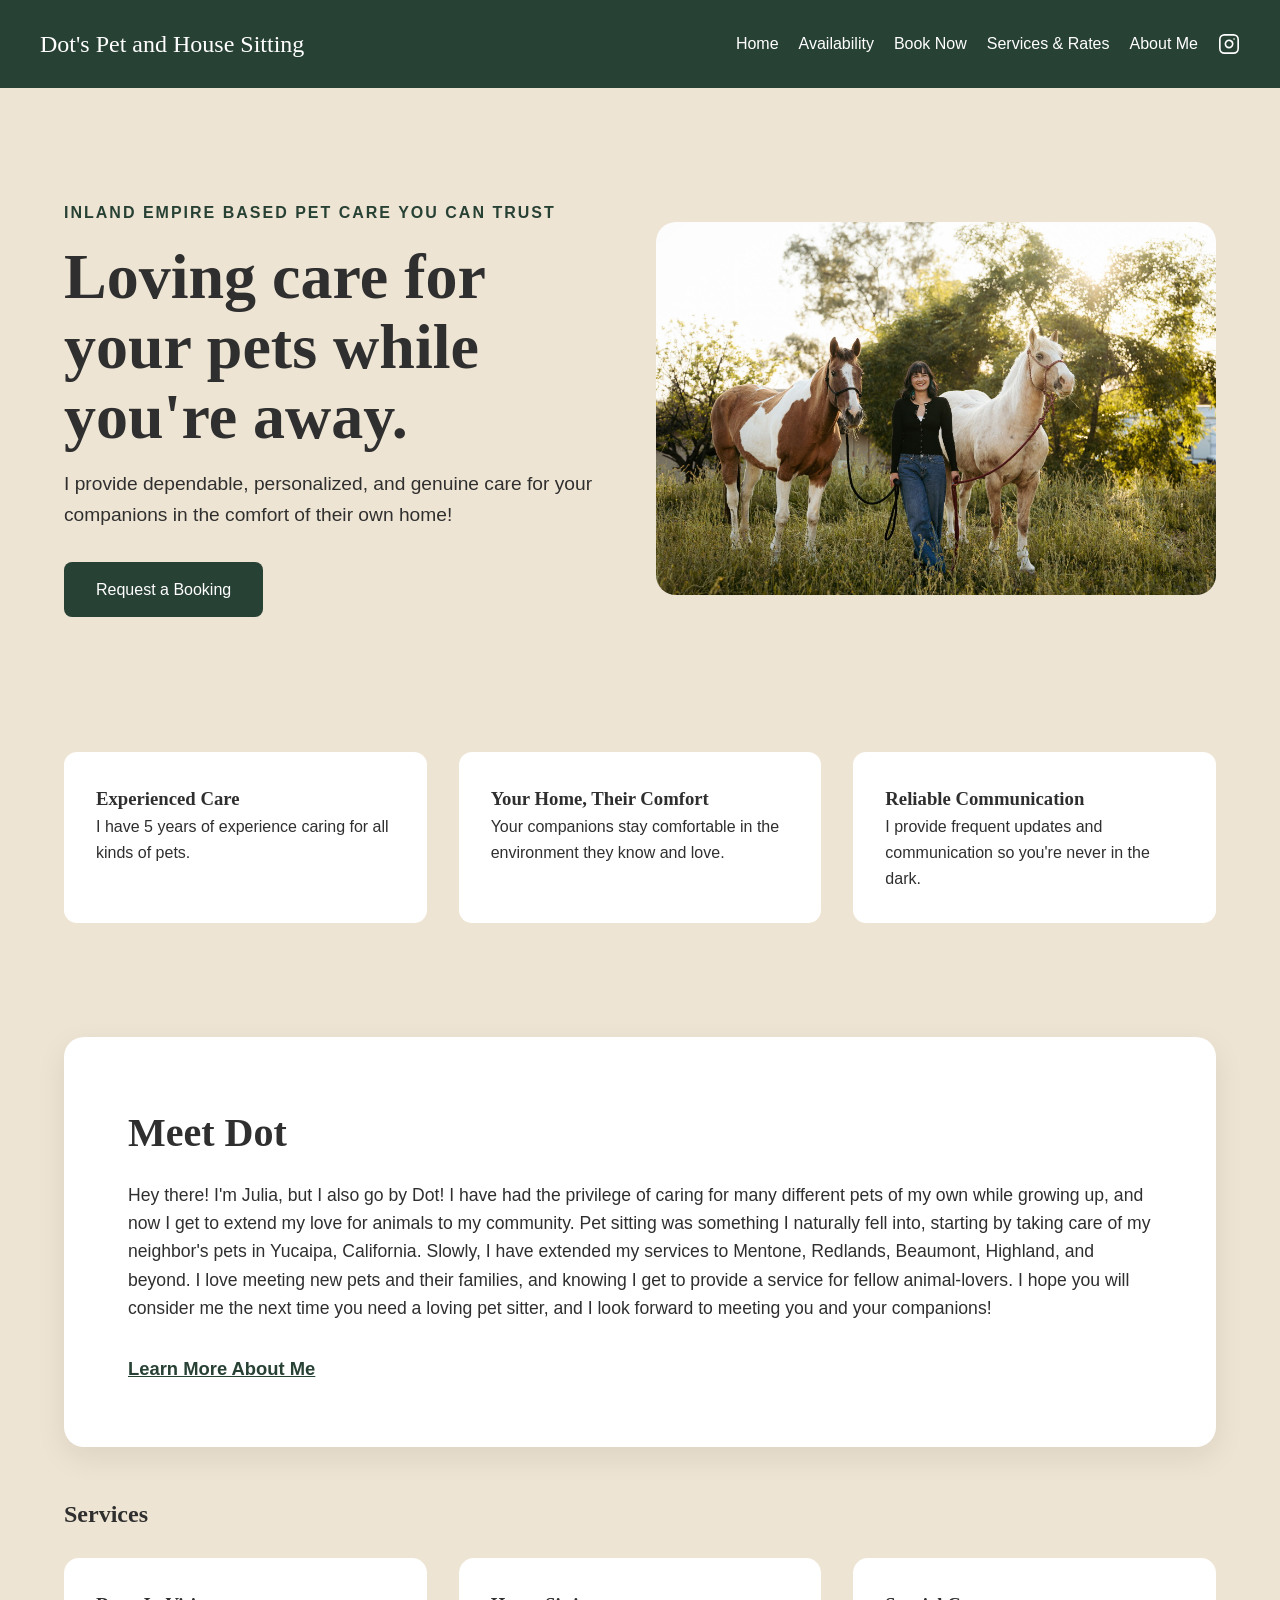
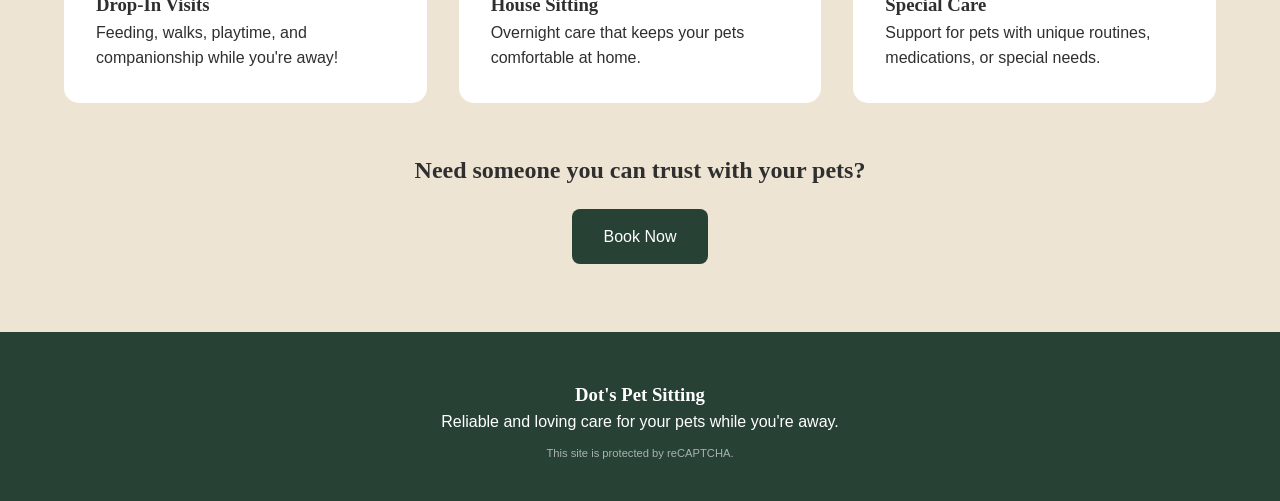
<file: index.html>
<!DOCTYPE html>
<html lang="en">
<head>
<meta charset="UTF-8">
<meta name="viewport" content="width=device-width, initial-scale=1.0">
<title>Dot's Pet Sitting</title>
<link rel="preconnect" href="https://fonts.googleapis.com">
<link rel="preconnect" href="https://fonts.gstatic.com" crossorigin>
<link href="https://fonts.googleapis.com/css2?family=Lato:wght@400;700&family=Playfair+Display:wght@600;700&display=swap" rel="stylesheet">
<link rel="stylesheet" href="css/reset.css">
<link rel="stylesheet" href="css/style.css">
<script defer src="js/main.js"></script>
<meta http-equiv="Content-Security-Policy" content="default-src 'self'; script-src 'self' https://www.google.com/recaptcha/ https://www.gstatic.com/recaptcha/; style-src 'self' https://fonts.googleapis.com 'unsafe-inline'; font-src https://fonts.gstatic.com; img-src 'self' data:; connect-src 'self' https://www.google.com/recaptcha/ https://www.gstatic.com/recaptcha/ https://script.google.com https://docs.google.com https://*.googleusercontent.com; frame-src https://www.google.com/recaptcha/; frame-ancestors 'self'; form-action 'self'; base-uri 'self'; object-src 'none';">

<style>
.custom-gold-hover {
color: var(--green);
font-size: 1.15rem;
font-weight: bold;
transition: color 0.2s ease;
text-decoration: underline;
  }
.custom-gold-hover:hover {
color: var(--gold);
  }
</style>
</head>
<body>
<header id="navbar"></header>
<main>
<section class="hero">
<div class="hero-content">
<p class="eyebrow">
            Inland Empire Based Pet Care You Can Trust
</p>
<h1>
            Loving care for your pets while you're away.
</h1>
<p class="hero-description">
             I provide dependable, personalized, and genuine care
            for your companions in the comfort of their own home!
</p>
<a href="booking.html" class="button">
            Request a Booking
</a>
</div>
<div class="hero-photo">
<img src="images/dot/1.jpg"
alt="Dot with Belle and Doc">
</div>
</section>
<section class="trust">
<div class="trust-item">
<h3>
Experienced Care
</h3>
<p>
I have 5 years of experience caring for all kinds of pets.
</p>
</div>
<div class="trust-item">
<h3>
Your Home, Their Comfort
</h3>
<p>
Your companions stay comfortable in the environment they know and love.
</p>
</div>
<div class="trust-item">
<h3>
Reliable Communication
</h3>
<p>
I provide frequent updates and communication so you're never in the dark.
</p>
</div>
</section>
<section class="about-preview">
<div class="about-card">
<div class="about-text">
<h2>
Meet Dot
</h2>
<p>
Hey there! I'm Julia, but I also go by Dot! I have had the privilege of caring for many different pets of my own while growing up, and now I get to extend my love for animals to my community. Pet sitting was something I naturally fell into, starting by taking care of my neighbor's pets in Yucaipa, California. Slowly, I have extended my services to Mentone, Redlands, Beaumont, Highland, and beyond. I love meeting new pets and their families, and knowing I get to provide a service for fellow animal-lovers. I hope you will consider me the next time you need a loving pet sitter, and I look forward to meeting you and your companions!

</p>
<a href="about.html" class="custom-gold-hover">
  Learn More About Me
</a>
</div>
</div>
</section>
<section class="services-preview">
<h2>
Services
</h2>
<div class="cards">
<div class="card">
<h3>
Drop-In Visits
</h3>
<p>
Feeding, walks, playtime, and companionship while you're away!
</p>
</div>
<div class="card">
<h3>
House Sitting
</h3>
<p>
Overnight care that keeps your pets comfortable at home.
</p>
</div>
<div class="card">
<h3>
Special Care
</h3>
<p>
Support for pets with unique routines, medications, or special needs.
</p>
</div>
</div>
</section>
<section class="booking-banner">
<h2>
Need someone you can trust with your pets?
</h2>
<a href="booking.html" class="button" style="display: inline-block; margin: 20px;">Book Now</a>
</section>
</main>
<footer id="footer"></footer>
</body>
</html>
</file>
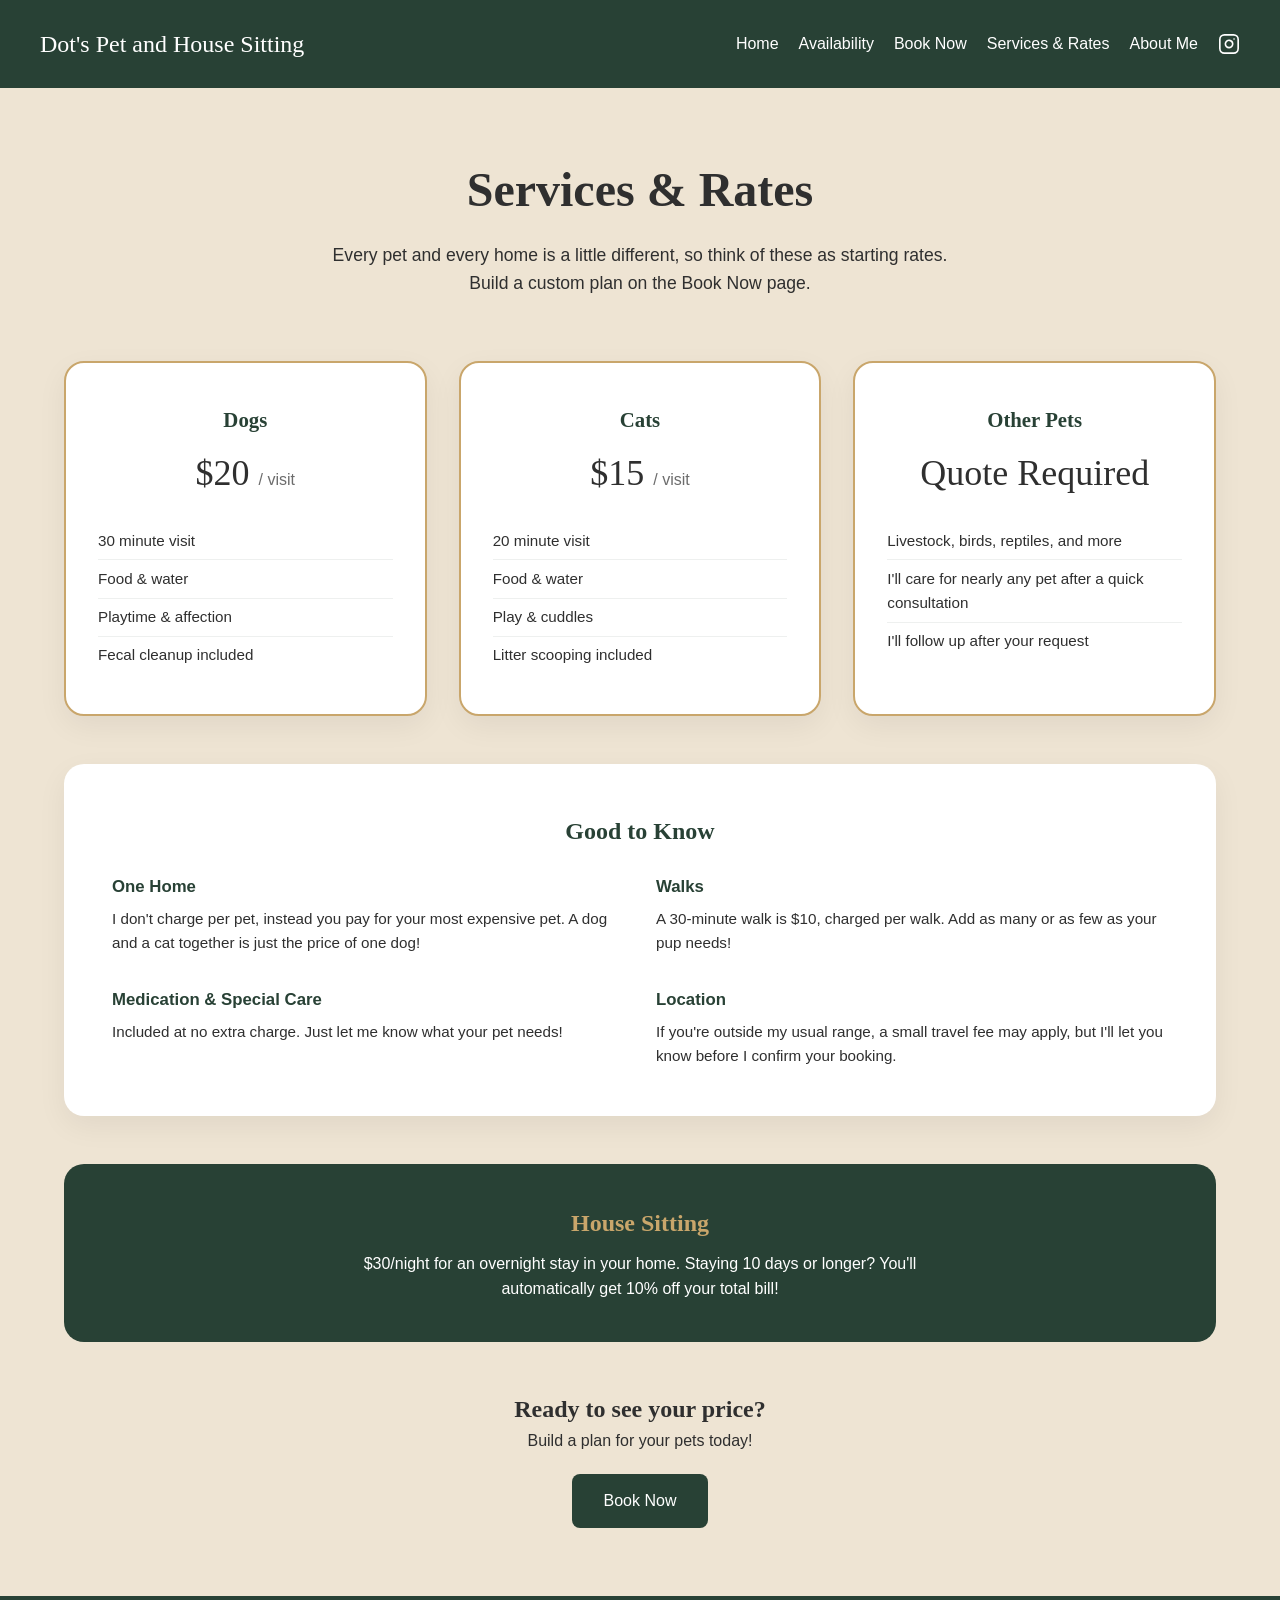
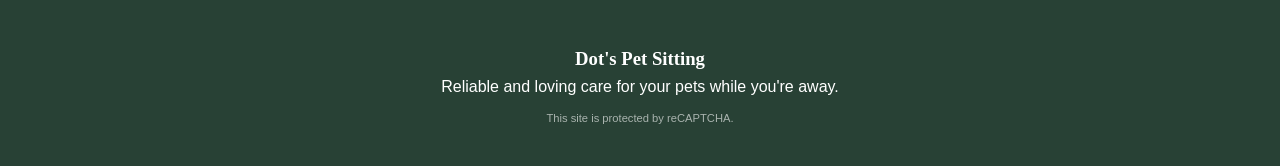
<file: services.html>
<!DOCTYPE html>
<html lang="en">
<head>
<meta charset="UTF-8">
<meta name="viewport" content="width=device-width, initial-scale=1.0">
<title>Services & Rates | Dot's Pet Sitting</title>
<link rel="preconnect" href="https://fonts.googleapis.com">
<link rel="preconnect" href="https://fonts.gstatic.com" crossorigin>
<link href="https://fonts.googleapis.com/css2?family=Lato:wght@400;700&family=Playfair+Display:wght@600;700&display=swap" rel="stylesheet">
<link rel="stylesheet" href="css/reset.css">
<link rel="stylesheet" href="css/style.css">
<script defer src="js/main.js"></script>
<meta http-equiv="Content-Security-Policy" content="default-src 'self'; script-src 'self' https://www.google.com/recaptcha/ https://www.gstatic.com/recaptcha/; style-src 'self' https://fonts.googleapis.com 'unsafe-inline'; font-src https://fonts.gstatic.com; img-src 'self' data:; connect-src 'self' https://www.google.com/recaptcha/ https://www.gstatic.com/recaptcha/ https://script.google.com https://docs.google.com https://*.googleusercontent.com; frame-src https://www.google.com/recaptcha/; frame-ancestors 'self'; form-action 'self'; base-uri 'self'; object-src 'none';">
</head>
<body>
<header id="navbar"></header>
<main>
<section class="services-intro">
<h1>Services & Rates</h1>
<p>Every pet and every home is a little different, so think of these as starting rates. Build a custom plan on the Book Now page.</p>
</section>
<div class="rate-cards">
<div class="rate-card featured">
<h3>Dogs</h3>
<div class="rate-price">$20 <span>/ visit</span></div>
<ul>
<li>30 minute visit</li>
<li>Food & water</li>
<li>Playtime & affection</li>
<li>Fecal cleanup included</li>
</ul>
</div>
<div class="rate-card featured">
<h3>Cats</h3>
<div class="rate-price">$15 <span>/ visit</span></div>
<ul>
<li>20 minute visit</li>
<li>Food & water</li>
<li>Play & cuddles</li>
<li>Litter scooping included</li>
</ul>
</div>
<div class="rate-card featured">
<h3>Other Pets</h3>
<div class="rate-price">Quote Required</div>
<ul>
<li>Livestock, birds, reptiles, and more</li>
<li>I'll care for nearly any pet after a quick consultation</li>
<li>I'll follow up after your request</li>
</ul>
</div>
</div>
<section class="extras-section">
<h2>Good to Know</h2>
<div class="extras-grid">
<div class="extra-item">
<h4>One Home</h4>
<p>I don't charge per pet, instead you pay for your most expensive pet. A dog and a cat together is just the price of one dog! </p>
</div>
<div class="extra-item">
<h4>Walks</h4>
<p>A 30-minute walk is $10, charged per walk. Add as many or as few as your pup needs!</p>
</div>
<div class="extra-item">
<h4>Medication & Special Care</h4>
<p>Included at no extra charge. Just let me know what your pet needs!</p>
</div>
<div class="extra-item">
<h4>Location</h4>
<p>If you're outside my usual range, a small travel fee may apply, but I'll let you know before I confirm your booking.</p>
</div>
</div>
</section>
<section class="discount-banner">
<h2>House Sitting</h2>
<p>$30/night for an overnight stay in your home. Staying 10 days or longer? You'll automatically get 10% off your total bill!</p>
</section>
<section class="booking-banner">
<h2>Ready to see your price?</h2>
<p>Build a plan for your pets today! </p>
<a href="booking.html" class="button" style="display: inline-block; margin: 20px;">Book Now</a>
</section>
</main>
<footer id="footer"></footer>
</body>
</html>
</file>
<file: css/style.css>
:root {
    --green:#284135;
--cream:#eee4d3;
--gold:#C9A66B;
--dark:#2F2F2F;
--white:#FFFFFF;
}
html, body {
height:100%;
}
body {
background:var(--cream);
color:var(--dark);
font-family:"Lato", sans-serif;
line-height:1.6;
display:flex;
flex-direction:column;
min-height:100vh;
}
h1,
h2,
h3 {
font-family:"Playfair Display", serif;
}
main {
width:min(1200px,90%);
margin:auto;
flex:1 0 auto;
}

.navbar {
background:var(--green);
padding:1.5rem 5%;
display:flex;
justify-content:space-between;
align-items:center;
}
.logo {
color:white;
font-family:"Playfair Display", serif;
font-size:1.5rem;
}
.nav-links {
display:flex;
gap:1.5rem;
align-items:center;
}
.nav-links a {
color:white;
}
.nav-links a:hover {
color:var(--gold);
}
.nav-social {
display:flex;
align-items:center;
color:white;
}
.nav-social svg {
transition:stroke .2s;
}
.nav-social:hover {
color:var(--gold);
}

.hero {
min-height:80vh;
display:grid;
grid-template-columns:1fr 1fr;
gap:2rem;
align-items:center;
margin-top:-40px;
}
.eyebrow {
color:var(--green);
font-weight:bold;
text-transform:uppercase;
letter-spacing:2px;
}
.hero h1 {
font-size:clamp(2.5rem,5vw,4.5rem);
line-height:1.1;
margin:1rem 0;
}
.hero-description {
font-size:1.2rem;
margin-bottom:2rem;
}
.hero-photo img {
width:100%;
border-radius:20px;
}

.button {
display:inline-block;
background:var(--green);
color:white;
padding:.9rem 2rem;
border-radius:8px;
}
.button:hover {
background:var(--gold);
}

.trust {
display:grid;
grid-template-columns:repeat(3,1fr);
gap:2rem;
padding:4rem 0;
margin-top: -80px;
margin-bottom: -30px;
}
.trust-item {
background:white;
padding:2rem;
border-radius:13px;
}

.booking-banner {
padding:0 0 3rem;
}
.cards {
display:grid;
grid-template-columns:repeat(3,1fr);
gap:2rem;
}
.card {
background:white;
padding:2rem;
border-radius:15px;
}
.booking-banner {
text-align:center;
}
.services-preview {
padding:3rem 0;
}
.services-preview h2 {
margin-bottom:1.5rem;
}
.footer {
background:var(--green);
color:white;
text-align:center;
padding:3rem;
flex-shrink:0;
}

@media(max-width:800px) {
.hero {
grid-template-columns:1fr;
text-align:center;
    }
.trust {
grid-template-columns:1fr;
    }
.cards {
grid-template-columns:1fr;
    }
.navbar {
flex-direction:column;
gap:1rem;
    }
.nav-links {
flex-wrap:wrap;
justify-content:center;
    }
}
.about-preview {
padding: 5rem 0 0;
}
.about-card {
background:white;
border-radius:20px;
padding:4rem;
display:flex;
align-items:center;
box-shadow:0 10px 30px rgba(0,0,0,0.08);
}
.about-text {
max-width:none;
}
.about-text h2 {
font-size:2.5rem;
margin-bottom:1rem;
}
.about-text p {
font-size:1.1rem;
margin-bottom:2rem;
}
.about-text a {
color:var(--green);
font-weight:bold;
}
.about-text a:hover {
color:var(--gold);
}


.plan-intro {
text-align:center;
padding:4rem 0 2rem;
}
.plan-intro h1 {
font-size:clamp(2rem,4vw,3rem);
margin-bottom:.75rem;
}
.plan-intro p {
font-size:1.1rem;
max-width:600px;
margin:0 auto;
color:var(--dark);
}

.plan-builder {
display:grid;
grid-template-columns:1.4fr 1fr;
gap:2.5rem;
align-items:start;
padding-bottom:5rem;
}

.plan-form {
display:flex;
flex-direction:column;
gap:1.5rem;
}

.plan-section {
background:var(--white);
border-radius:20px;
padding:2rem;
box-shadow:0 10px 30px rgba(0,0,0,0.06);
}
.plan-section h2 {
font-size:1.4rem;
margin-bottom:1.25rem;
color:var(--green);
}

.pet-card {
border:1px solid rgba(40,65,53,0.15);
border-radius:15px;
padding:1.5rem;
margin-bottom:1.25rem;
position:relative;
}
.pet-card:last-of-type {
margin-bottom:0;
}
.pet-card-header {
display:flex;
justify-content:space-between;
align-items:center;
margin-bottom:1rem;
}
.pet-card-header h3 {
font-size:1.1rem;
color:var(--green);
}
.remove-pet {
background:none;
border:none;
color:var(--dark);
opacity:.5;
cursor:pointer;
font-size:.9rem;
text-decoration:underline;
}
.remove-pet:hover {
opacity:1;
color:#b23b3b;
}

.form-row {
display:grid;
grid-template-columns:repeat(2,1fr);
gap:1rem;
margin-bottom:1rem;
}
.form-field {
display:flex;
flex-direction:column;
gap:.4rem;
}
.form-field label {
font-weight:bold;
font-size:.9rem;
}
.form-field input[type="text"],
.form-field select,
.form-field input[type="date"] {
padding:.7rem .9rem;
border:1px solid rgba(40,65,53,0.25);
border-radius:8px;
font-family:"Lato", sans-serif;
font-size:1rem;
background:var(--white);
color:var(--dark);
}
.form-field input:focus,
.form-field select:focus {
outline:2px solid var(--gold);
outline-offset:1px;
}

.needs-group {
margin-bottom:1rem;
}
.needs-group p {
font-weight:bold;
font-size:.9rem;
margin-bottom:.5rem;
}
.needs-checkboxes {
display:flex;
flex-wrap:wrap;
gap:1rem;
}
.needs-checkboxes label {
display:flex;
align-items:center;
gap:.5rem;
font-size:.95rem;
}

.inquiry-note {
background:var(--cream);
border-left:4px solid var(--gold);
padding:.75rem 1rem;
border-radius:8px;
font-size:.9rem;
margin-top:.5rem;
display:none;
}
.inquiry-note.visible {
display:block;
}

.btn-add-pet {
background:none;
border:2px dashed var(--green);
color:var(--green);
padding:.9rem;
width:100%;
border-radius:12px;
font-weight:bold;
cursor:pointer;
font-size:1rem;
transition:background .2s, color .2s;
}
.btn-add-pet:hover {
background:var(--green);
color:white;
}

.date-range {
display:flex;
align-items:center;
gap:1rem;
flex-wrap:wrap;
}
.date-range .form-field {
flex:1;
min-width:150px;
}
.date-range-arrow {
font-size:1.3rem;
color:var(--gold);
padding-top:1.5rem;
}

.toggle-row {
display:flex;
align-items:center;
justify-content:space-between;
gap:1rem;
padding:1rem 0;
border-top:1px solid rgba(40,65,53,0.1);
}
.toggle-row:first-child {
border-top:none;
padding-top:0;
}
.toggle-row-label strong {
display:block;
margin-bottom:.15rem;
}
.toggle-row-label span {
font-size:.85rem;
opacity:.75;
}

.switch {
position:relative;
display:inline-block;
width:48px;
height:26px;
flex-shrink:0;
}
.switch input {
opacity:0;
width:0;
height:0;
}
.switch-track {
position:absolute;
cursor:pointer;
inset:0;
background:#ccc;
border-radius:999px;
transition:.2s;
}
.switch-track::before {
content:"";
position:absolute;
height:20px;
width:20px;
left:3px;
bottom:3px;
background:white;
border-radius:50%;
transition:.2s;
}
.switch input:checked + .switch-track {
background:var(--green);
}
.switch input:checked + .switch-track::before {
transform:translateX(22px);
}

.stepper {
display:flex;
align-items:center;
gap:.75rem;
}
.stepper button {
width:34px;
height:34px;
border-radius:50%;
border:1px solid var(--green);
background:white;
color:var(--green);
font-size:1.1rem;
cursor:pointer;
line-height:1;
}
.stepper button:hover {
background:var(--green);
color:white;
}
.stepper span {
min-width:90px;
text-align:center;
font-weight:bold;
}


.estimate-panel {
background:var(--green);
color:white;
border-radius:20px;
padding:2rem;
position:sticky;
top:2rem;
}
.estimate-panel h2 {
color:white;
font-size:1.4rem;
margin-bottom:.25rem;
}

.estimate-line {
display:flex;
justify-content:space-between;
font-size:.9rem;
padding:.4rem 0;
border-bottom:1px solid rgba(255,255,255,0.12);
}
.estimate-line.discount {
color:var(--gold);
}

.estimate-total {
display:flex;
justify-content:space-between;
align-items:baseline;
margin-top:1.25rem;
padding-top:1.25rem;
border-top:1px solid rgba(255,255,255,0.25);
}
.estimate-total span:first-child {
font-size:1rem;
}
.estimate-price {
font-family:"Playfair Display", serif;
font-size:2.5rem;
}

.btn-request {
display:block;
width:100%;
text-align:center;
background:var(--gold);
color:var(--green);
font-weight:bold;
padding:1rem;
border:none;
border-radius:10px;
margin-top:1.5rem;
cursor:pointer;
font-size:1rem;
transition:background .2s, transform .15s;
}
.btn-request:hover {
background:white;
}
.btn-request:disabled {
background:rgba(255,255,255,0.3);
color:rgba(255,255,255,0.6);
cursor:not-allowed;
}

.estimate-note {
font-size:.8rem;
opacity:.7;
text-align:center;
margin-top:.75rem;
}

.availability-warning {
color:var(--gold);
font-size:.85rem;
text-align:center;
margin-top:.75rem;
}
.availability-warning a {
color:white;
text-decoration:underline;
}

.request-section {
background:var(--white);
border-radius:20px;
padding:2rem;
box-shadow:0 10px 30px rgba(0,0,0,0.06);
margin-top:1.5rem;
display:none;
}
.request-section.visible {
display:block;
}
.request-section h2 {
color:var(--green);
margin-bottom:.5rem;
}
.request-section p {
margin-bottom:1.25rem;
font-size:.95rem;
}
.request-section textarea {
width:100%;
padding:.9rem;
border:1px solid rgba(40,65,53,0.25);
border-radius:8px;
font-family:"Lato", sans-serif;
font-size:1rem;
resize:vertical;
min-height:100px;
}
.hp-field {
position:absolute;
left:-9999px;
top:-9999px;
}
.checkbox-field {
margin-top:1.25rem;
padding:.75rem;
border-radius:8px;
transition:box-shadow .2s;
}
.checkbox-label {
display:flex;
align-items:flex-start;
gap:.65rem;
font-size:.9rem;
cursor:pointer;
}
.checkbox-label input {
margin-top:.2rem;
flex-shrink:0;
}
.checkbox-field.highlight {
box-shadow:0 0 0 2px #b23b3b;
}

@media(max-width:900px) {
.plan-builder {
grid-template-columns:1fr;
    }
.estimate-panel {
position:static;
    }
.form-row {
grid-template-columns:1fr;
    }
}


.services-intro {
text-align:center;
padding:4rem 0 1rem;
}
.services-intro h1 {
font-size:clamp(2rem,4vw,3rem);
margin-bottom:.75rem;
}
.services-intro p {
font-size:1.1rem;
max-width:650px;
margin:0 auto;
}

.rate-cards {
display:grid;
grid-template-columns:repeat(3,1fr);
gap:2rem;
padding:3rem 0;
}
.rate-card {
background:var(--white);
border-radius:20px;
padding:2.5rem 2rem;
box-shadow:0 10px 30px rgba(0,0,0,0.06);
text-align:center;
}
.rate-card.featured {
border:2px solid var(--gold);
}
.rate-card h3 {
font-size:1.3rem;
color:var(--green);
margin-bottom:.5rem;
}
.rate-price {
font-family:"Playfair Display", serif;
font-size:2.25rem;
color:var(--dark);
margin-bottom:.25rem;
}
.rate-price span {
font-size:1rem;
font-family:"Lato", sans-serif;
color:var(--dark);
opacity:.7;
}
.rate-card ul {
list-style:none;
margin-top:1.25rem;
text-align:left;
}
.rate-card ul li {
padding:.4rem 0;
border-bottom:1px solid rgba(40,65,53,0.08);
font-size:.95rem;
}
.rate-card ul li:last-child {
border-bottom:none;
}
.rate-card.quote-only .rate-price {
font-size:1.6rem;
color:var(--green);
}

.extras-section {
background:var(--white);
border-radius:20px;
padding:3rem;
box-shadow:0 10px 30px rgba(0,0,0,0.06);
margin-bottom:3rem;
}
.extras-section h2 {
color:var(--green);
margin-bottom:1.5rem;
text-align:center;
}
.extras-grid {
display:grid;
grid-template-columns:repeat(2,1fr);
gap:2rem;
}
.extra-item h4 {
color:var(--green);
margin-bottom:.35rem;
font-size:1.05rem;
}
.extra-item p {
font-size:.95rem;
}

.discount-banner {
background:var(--green);
color:white;
border-radius:20px;
padding:2.5rem;
text-align:center;
margin-bottom:3rem;
}
.discount-banner h2 {
color:var(--gold);
margin-bottom:.5rem;
}
.discount-banner p {
max-width:600px;
margin:0 auto;
}

@media(max-width:800px) {
.rate-cards {
grid-template-columns:1fr;
    }
.extras-grid {
grid-template-columns:1fr;
    }
}


.calendar-legend {
display:flex;
gap:1.5rem;
justify-content:center;
margin-bottom:2rem;
flex-wrap:wrap;
}
.legend-item {
display:flex;
align-items:center;
gap:.5rem;
font-size:.9rem;
}
.legend-swatch {
width:16px;
height:16px;
border-radius:4px;
display:inline-block;
}
.legend-swatch.green { background:#4c8c5c; }
.legend-swatch.yellow { background:#d9a441; }
.legend-swatch.red { background:#b23b3b; }
.legend-swatch.unknown { background:#ddd; }

.calendar-nav {
display:flex;
justify-content:space-between;
align-items:center;
margin-bottom:1.5rem;
}
.calendar-nav button {
background:var(--green);
color:white;
border:none;
padding:.6rem 1.2rem;
border-radius:8px;
cursor:pointer;
font-family:"Lato", sans-serif;
}
.calendar-nav button:hover {
background:var(--gold);
}
.calendar-month-label {
font-family:"Playfair Display", serif;
font-size:1.5rem;
color:var(--green);
}

.calendar-grid {
display:grid;
grid-template-columns:repeat(7,1fr);
gap:.5rem;
}
.calendar-day-name {
text-align:center;
font-weight:bold;
font-size:.8rem;
opacity:.7;
padding-bottom:.5rem;
}
.calendar-day {
aspect-ratio:1;
border-radius:10px;
display:flex;
align-items:center;
justify-content:center;
font-size:.9rem;
background:white;
}
.calendar-day.empty {
background:transparent;
}
.calendar-day.green { background:#e3f0e6; border:2px solid #4c8c5c; }
.calendar-day.yellow { background:#fbf1de; border:2px solid #d9a441; }
.calendar-day.red { background:#f6e3e3; border:2px solid #b23b3b; }
.calendar-day.unknown { background:#f4f4f4; border:2px solid #ddd; color:#999; }

.calendar-status-note {
text-align:center;
margin-top:1.5rem;
font-size:.9rem;
opacity:.75;
}


.placeholder-image {
background:repeating-linear-gradient(45deg,#ddd,#ddd 10px,#eee 10px,#eee 20px);
border-radius:15px;
display:flex;
align-items:center;
justify-content:center;
color:#888;
font-weight:bold;
min-height:250px;
width:100%;
}
.about-photo {
width:100%;
min-height:250px;
object-fit:cover;
border-radius:15px;
display:block;
}
.photo-frame {
--frame-color: var(--cream);
background:var(--frame-color);
border-radius:20px;
padding:1.25rem;
display:flex;
}
.photo-frame img {
width:100%;
min-height:250px;
object-fit:cover;
border-radius:12px;
display:block;
}
.about-gallery {
margin-top:2rem;
margin-bottom:2rem;
}
.policies-section {
background:var(--white);
border-radius:20px;
padding:2.5rem;
margin:3rem 0;
box-shadow:0 10px 30px rgba(0,0,0,0.06);
}
.policies-section h2 {
color:var(--green);
margin-bottom:1rem;
}
.policies-section ul {
padding-left:1.2rem;
}
.policies-section li {
margin-bottom:.6rem;
}
</file>
